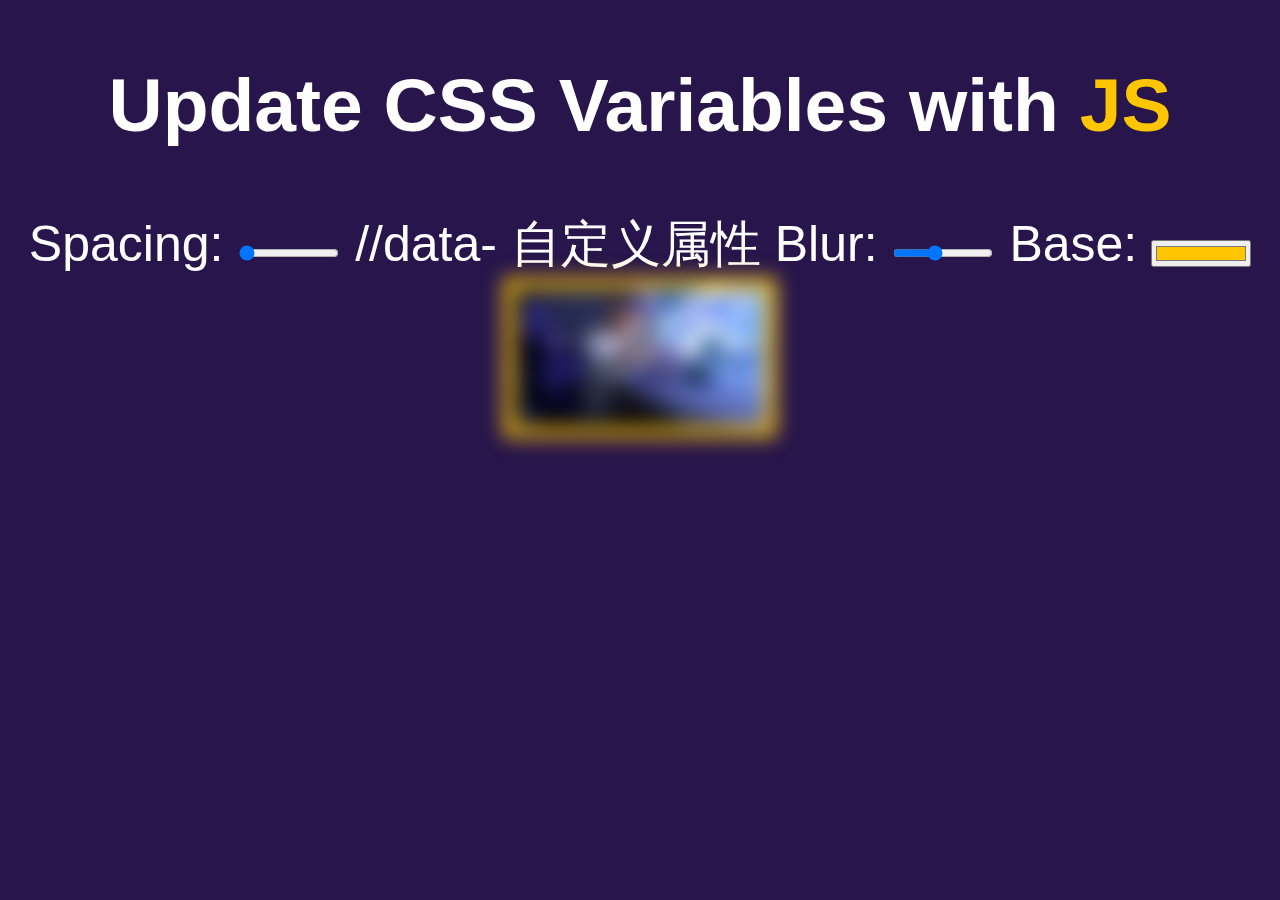
<file: cssVarible/index.html>
<!DOCTYPE html>
<html lang="en">
<head>
  <meta charset="UTF-8">
  <meta name="viewport" content="width=device-width, initial-scale=1.0">
  <title>Scoped CSS variables</title>
</head>
<body>
  <h2>Update CSS Variables with <span class="h1">JS</span></h2>
  <div class="controls">
    <label for="spacing">Spacing:</label>
    <input type="range" name="spacing" min="10" max="200" value="10" data-sizing="px"> //data- 自定义属性

    <label for="blur">Blur:</label>
    <input type="range" name="blur" min="0" max="25" value="10" data-sizing="px">

    <label for="base">Base:</label>
    <input type="color" name="base" value="#ffc600" >

    <img src="./BLK.png" alt="小特">
  </div>
</body>
    <style>
    :root {
      --base: #ffc600;
      --spacing: 10px;
      --blur: 10px;
    }

    img {
      display: block;
      margin:0 auto;
      width: 20%;
      height:10%;
      padding: var(--spacing);
      background: var(--base);
      filter: blur(var(--blur));
    }

    .h1 {
      color: var(--base);
    }

    /*
      misc styles, nothing to do with CSS variables
    */

    body {
      text-align: center;
    }

    body {
      background: #27154b;
      color: white;
      font-family: 'Arial', sans-serif;
      font-weight: 100;
      font-size: 50px;
    }

    .controls {
      margin-bottom: 50px;
    }

    input {
      width:100px;
    }
  </style>

  <script>
    const inputs = document.querySelectorAll(".controls input")
    function handleUpdate(){
      const suffix = this.dataset.sizing || ""  //拿单位
      document.documentElement.style.setProperty(`--${this.name}`,this.value+suffix)    //根文档元素
    }

    inputs.forEach(input=>input.addEventListener('change',handleUpdate))
    inputs.forEach(input=>input.addEventListener('mousemove',handleUpdate))
  </script>
</html>
</file>
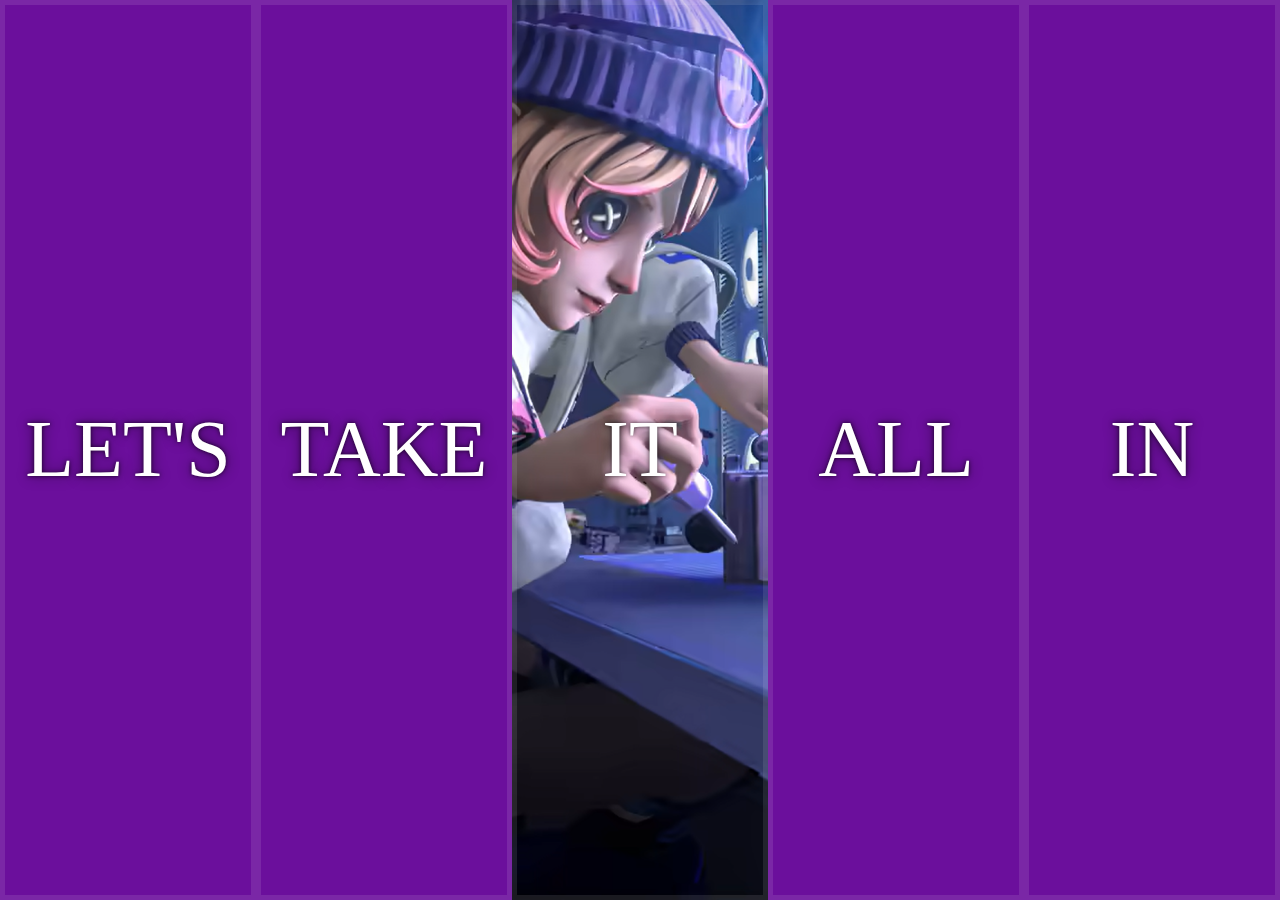
<file: FlexPanelGallrey/index.html>
<!DOCTYPE html>
<html lang="en">
<head>
  <meta charset="UTF-8">
  <meta name="viewport" content="width=device-width, initial-scale=1.0">
  <title>Flex Panels</title>
</head>
<body>
  <div class="panels">
    <div class="panel panel1">
      <p>Hey</p>
      <p>Let's</p>
      <p>Dance</p>
    </div>
    <div class="panel panel2">
      <p>Give</p>
      <p>Take</p>
      <p>Receive</p>
    </div>
    <div class="panel panel3">
      <p>Experience</p>
      <p>It</p>
      <p>Today</p>
    </div>
    <div class="panel panel4">
      <p>Give</p>
      <p>All</p>
      <p>You can</p>
    </div>
    <div class="panel panel5">
      <p>Life</p>
      <p>In</p>
      <p>Motion</p>
    </div>
  </div>
  
</body>
<style>
    html {
      box-sizing: border-box;
      background:#ffc600;
      font-family:'helvetica neue';
      font-size: 20px;
      font-weight: 200;
    }
    body {
      margin: 0;
    }
    *, *:before, *:after {
      box-sizing: inherit;
    }

    .panels {
      min-height:100vh;
      overflow: hidden;
      display: flex;
    }

    .panel {
      background:#6B0F9C;
      box-shadow:inset 0 0 0 5px rgba(255,255,255,0.1);
      color:white;
      text-align: center;
      align-items:center;
      /* Safari transitionend event.propertyName === flex */
      /* Chrome + FF transitionend event.propertyName === flex-grow */
      transition:
        font-size 0.7s cubic-bezier(0.61,-0.19, 0.7,-0.11),
        flex 0.7s cubic-bezier(0.61,-0.19, 0.7,-0.11),
        background 0.2s;
      font-size: 20px;
      background-size:cover;
      background-position:center;
      flex: 1;
      justify-content: center;
      display: flex;
      flex-direction: column;
    }
    .panel1 { background-image:url(https://source.unsplash.com/gYl-UtwNg_I/1500x1500); }
    .panel2 { background-image:url(https://source.unsplash.com/1CD3fd8kHnE/1500x1500); }
    .panel3 { background-image:url(./BLK.png); }
    .panel4 { background-image:url(https://source.unsplash.com/ITjiVXcwVng/1500x1500); }
    .panel5 { background-image:url(https://source.unsplash.com/3MNzGlQM7qs/1500x1500); }

    /* Flex Items */
    .panel > * {          /*处理文字*/
      margin:0;
      width: 100%;
      transition:transform 0.5s;
      flex: 1 0 auto;
      display:flex;
      justify-content: center;
      align-items: center;
    }

    .panel > *:first-child { transform: translateY(-100%); }
    .panel.open-active > *:first-child { transform: translateY(0); }
    .panel > *:last-child { transform: translateY(100%); }
    .panel.open-active > *:last-child { transform: translateY(0); }

    .panel p {
      text-transform: uppercase;
      font-family: 'Amatic SC', cursive;
      text-shadow:0 0 4px rgba(0, 0, 0, 0.72), 0 0 14px rgba(0, 0, 0, 0.45);
      font-size: 2em;
    }
    .panel p:nth-child(2) {
      font-size: 4em;
    }

    .panel.open {
      flex: 5;
      font-size:40px;
    }

    .cta {
      color:white;
      text-decoration: none;
    }

</style>

<script>
  const panels=document.querySelectorAll('.panel')
  function toggleOpen(){
    this.classList.toggle('open'); //切换类名
  }
  function toggleActive(e){
    if(e.propertyName.includes('flex')){   //只关心flex属性的变化 不关心font-size
      this.classList.toggle('open-active');
    }
  }
  panels.forEach(panel=>panel.addEventListener('click',toggleOpen));
  panels.forEach(panel=>panel.addEventListener('transitionend',toggleActive));
</script>
</html>
</file>
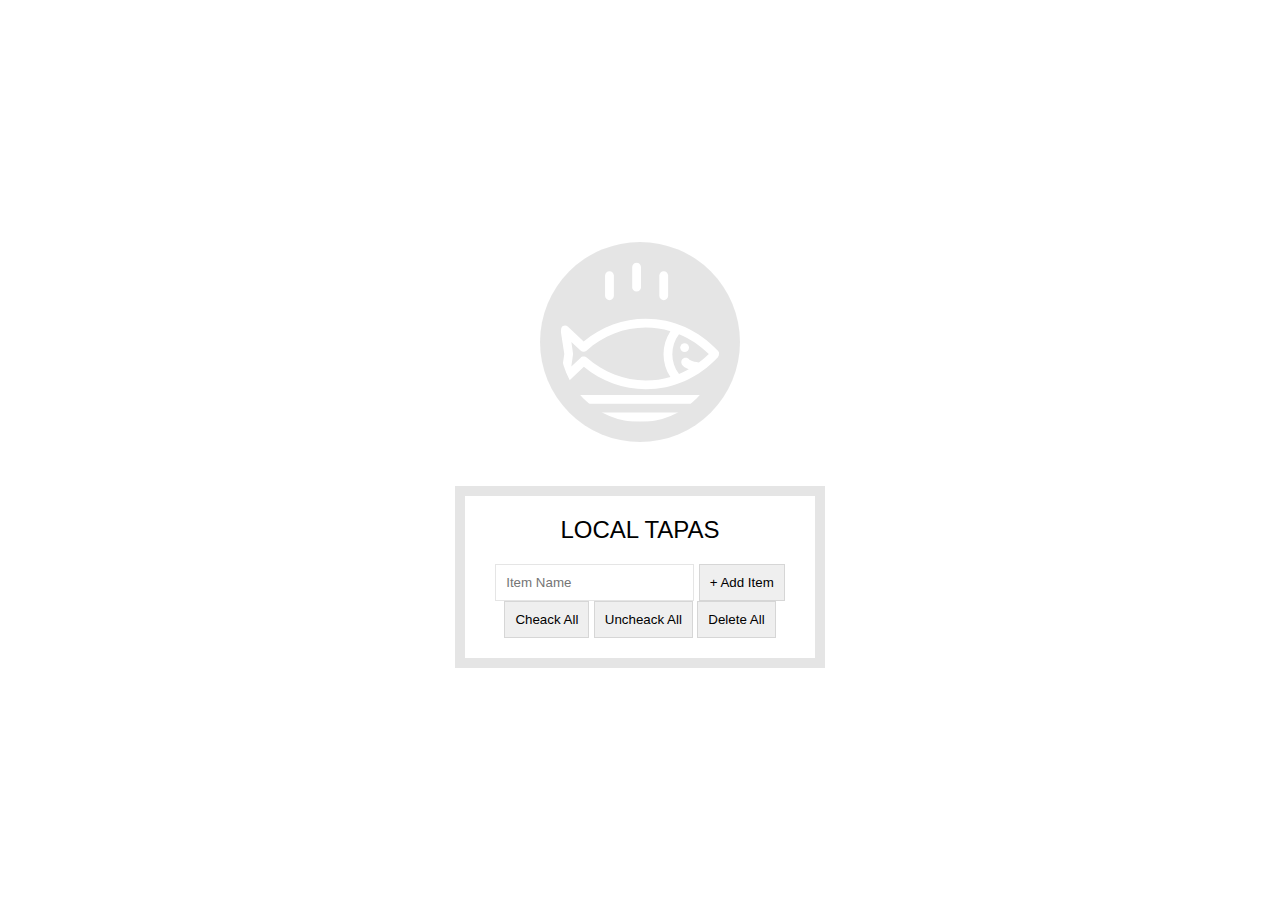
<file: localStorage/index.html>
<!DOCTYPE html>
<html lang="en">
<head>
  <meta charset="UTF-8">
  <title>LocalStorage</title>
  <link rel="stylesheet" href="style.css">
</head>
<body>
  <!--
      Fish SVG Cred:
      https://thenounproject.com/search/?q=fish&i=589236
   -->

   <svg xmlns="http://www.w3.org/2000/svg" xmlns:xlink="http://www.w3.org/1999/xlink" version="1.1" x="0px" y="0px" viewBox="0 0 512 512" enable-background="new 0 0 512 512" xml:space="preserve"><g><path d="M495.9,425.3H16.1c-5.2,0-10.1,2.9-12.5,7.6c-2.4,4.7-2.1,10.3,0.9,14.6l39,56.4c2.6,3.8,7,6.1,11.6,6.1h401.7   c4.6,0,9-2.3,11.6-6.1l39-56.4c3-4.3,3.3-9.9,0.9-14.6C506,428.2,501.1,425.3,495.9,425.3z M449.4,481.8H62.6L43,453.6H469   L449.4,481.8z"/><path d="M158.3,122c7.8,0,14.1-6.3,14.1-14.1V43.4c0-7.8-6.3-14.1-14.1-14.1c-7.8,0-14.1,6.3-14.1,14.1v64.5   C144.2,115.7,150.5,122,158.3,122z"/><path d="M245.1,94.7c7.8,0,14.1-6.3,14.1-14.1V16.1c0-7.8-6.3-14.1-14.1-14.1C237.3,2,231,8.3,231,16.1v64.5   C231,88.4,237.3,94.7,245.1,94.7z"/><path d="M331.9,122c7.8,0,14.1-6.3,14.1-14.1V43.4c0-7.8-6.3-14.1-14.1-14.1s-14.1,6.3-14.1,14.1v64.5   C317.8,115.7,324.1,122,331.9,122z"/><path d="M9.6,385.2c5.3,2.8,11.8,1.9,16.2-2.2l50.6-47.7c56.7,46.5,126.6,71.9,198.3,71.9c0,0,0,0,0,0   c87.5,0,169.7-36.6,231.4-103.2c5-5.4,5-13.8,0-19.2c-61.8-66.5-144-103.2-231.4-103.2c-72,0-142.2,25.6-199,72.5l-50-47.1   c-4.4-4.1-10.9-5-16.2-2.2c-5.3,2.8-8.3,8.7-7.4,14.6l11.6,75L2.2,370.6C1.3,376.5,4.2,382.4,9.6,385.2z M380.9,230.8   c34.9,14.3,67.2,35.7,95.3,63.6c-10.1,10-20.8,19.2-31.9,27.5c-22.4-3.3-29.6-8.8-30.7-9.7c-4-5.7-11.8-7.7-18.1-4.4   c-6.9,3.6-9.5,12.2-5.9,19.1c1.9,3.5,7.3,10.3,22.4,16c-10.1,5.7-20.5,10.7-31.1,15.1C352.4,320.2,352.4,268.6,380.9,230.8z    M36.3,255.6l29.4,27.7c5.3,5,13.6,5.1,19.1,0.3c53.2-47.6,120.7-73.7,190-73.7c26.9,0,53.2,3.9,78.5,11.3   c-29.3,44.6-29.3,102,0,146.6c-25.3,7.4-51.6,11.3-78.5,11.3c-69,0-136.3-26-189.4-73.2c-2.7-2.4-13.4-6.3-19.1,0.3l-30.1,28.3   l5.7-40C42.2,293,36.3,255.6,36.3,255.6z"/><circle cx="398.8" cy="273.8" r="14.1"/></g></svg>

  <div class="wrapper">
    <h2>LOCAL TAPAS</h2>
    <p></p>
    <ul class="plates">
      <li>Loading Tapas...</li>
    </ul>
    <form class="add-items">
      <input type="text" name="item" placeholder="Item Name" required>
      <input type="submit" value="+ Add Item">
      <input class="check-all" type="button" value="Cheack All">
      <input class="uncheck-all" type="button" value="Uncheack All">
      <input class="delete-all" type="button" value="Delete All">
    </form>
  </div>

<script>
  const addItems = document.querySelector('.add-items');
  const itemsList = document.querySelector('.plates');
  const items = JSON.parse(localStorage.getItem("items"))||[];

  const populateList=(plates=[],platesList)=>{
    platesList.innerHTML=plates.map((plate,i)=>{
      return`
      <li>
        <input type="checkbox" data-index=${i} id="item${i}" ${plate.done?"checked":""}>
        <label for="item${i}">${plate.text}</label>
        </li>
      `
    }).join("")
  }

  function addItem(e){
    e.preventDefault()
    const text=this.querySelector('[name=item]').value
    const item={
      text:text,
      done:false
    }
    items.push(item)
    localStorage.setItem("items",JSON.stringify(items))
    populateList(items,itemsList)
    this.reset()
  }

  const toggleDone=e=>{
    if(!e.target.matches("input"))return
    const el=e.target
    const index=el.dataset.index
    items[index].done=!items[index].done
    localStorage.setItem("items",JSON.stringify(items))
    populateList(items,itemsList)
  }

  addItems.addEventListener("submit",addItem)
  itemsList.addEventListener("click",toggleDone)
  populateList(items,itemsList)

  const checkAllBtn=document.querySelector(".check-all")
  const unCheckAllBtn=document.querySelector(".uncheck-all")    
  const deleteAllBtn=document.querySelector(".delete-all")

  checkAllBtn.addEventListener("click",()=>{
    items.forEach(item=>item.done=true)
    localStorage.setItem("items",JSON.stringify(items))
    populateList(items,itemsList)
  })

    unCheckAllBtn.addEventListener('click', () => {
  	items.forEach(item => {
  		item.done = false;
  	});
  	populateList(items, itemsList);
    localStorage.setItem('items', JSON.stringify(items));
  });  
	
  deleteAllBtn.addEventListener('click', () => {
  	items.splice(0, items.length); // 清空数组内容
  	populateList(items, itemsList);
   	localStorage.setItem('items', JSON.stringify(items));
  });
</script>

</body>
</html>
</file>
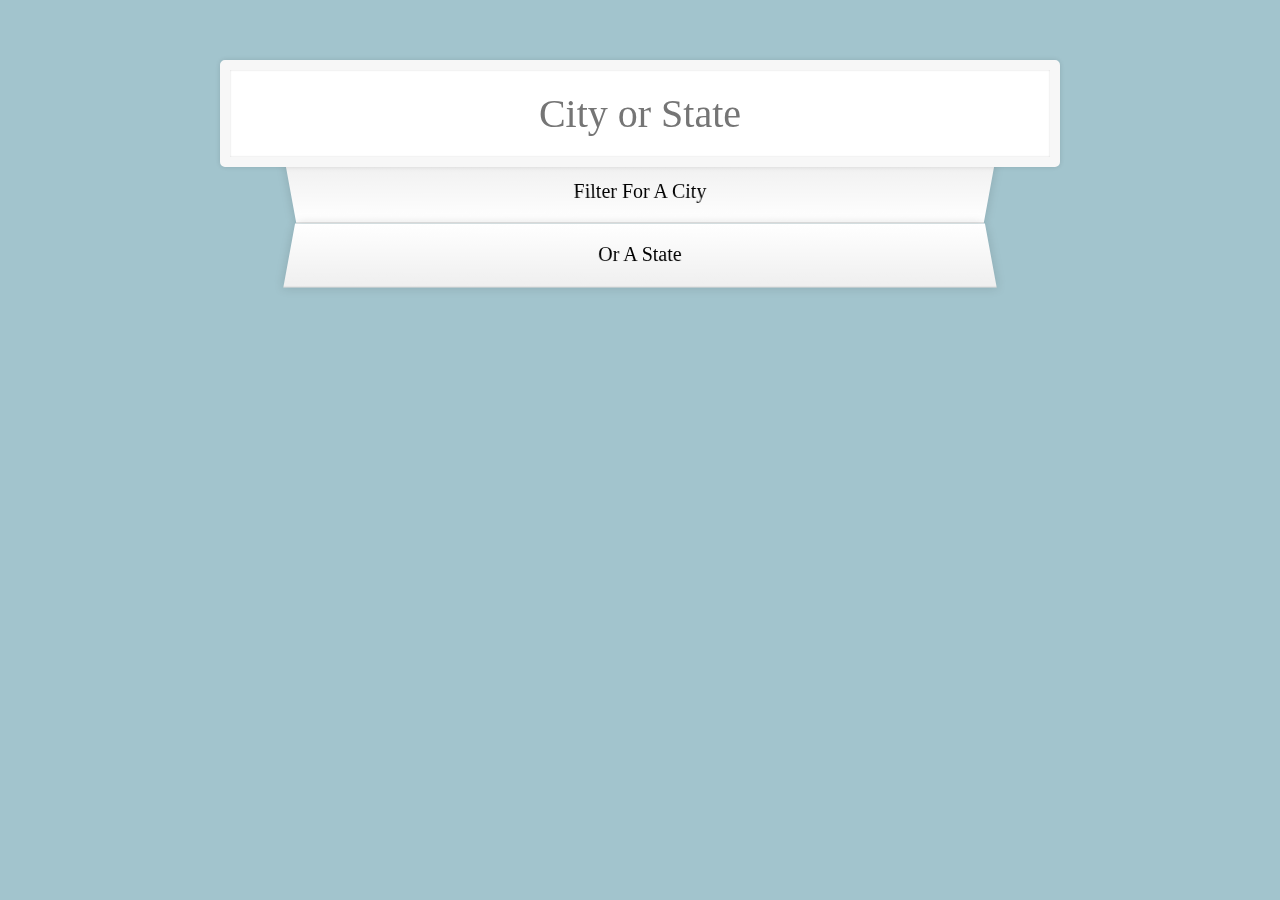
<file: typeCity/index.html>
<!DOCTYPE html>
<html lang="en">
<head>
  <meta charset="UTF-8">
  <meta name="viewport" content="width=device-width, initial-scale=1.0">
  <title>Type Ahead</title>
  <link rel="stylesheet" href="style.css">
</head>
<body>
  <form class="search-form">
    <input type="text" class="search" placeholder="City or State">
    <ul class="suggestions">
      <li>Filter for a city</li>
      <li>or a state</li>
    </ul>
  </form>

  <script>
const endpoint = 'https://gist.githubusercontent.com/Miserlou/c5cd8364bf9b2420bb29/raw/2bf258763cdddd704f8ffd3ea9a3e81d25e2c6f6/cities.json';
// 1. 修正 document 拼写错误
const searchInput = document.querySelector(".search");
const suggestions = document.querySelector(".suggestions");
const cities = [];

fetch(endpoint)
  .then(blob => blob.json())
  .then(data => cities.push(...data));

// 3. 修正变量名和属性名错误，以及函数体闭合
const findMatches = (wordToMatch, cities) => {
  return cities.filter(place => { // 修正 palce 为 place
    const regex = new RegExp(wordToMatch, "gi");
    // 修正对象属性访问
    return place.city.match(regex) || place.state.match(regex);
  });
};

// 4. 统一函数名
const numberWithCommas = (x) => {
  // 简化和修正正则表达式语法 (原正则表达式中的圆括号过多)
  return x.toString().replace(/\B(?=(\d{3})+(?!\d))/g, ",");
};

// 5. 修正 this.value 引用，并移除多余的包裹层
const displayMatches = () => {
  const matchArray = findMatches(searchInput.value, cities); // 使用 searchInput.value
  const html = matchArray.map(place => {
    const regex = new RegExp(searchInput.value, "gi"); // 使用 searchInput.value
    
    // 替换匹配项并高亮
    const cityName = place.city.replace(regex, `<span class="hl">${searchInput.value}</span>`);
    const stateName = place.state.replace(regex, `<span class="hl">${searchInput.value}</span>`);
    
    return `
      <li>
        <span class="name">${cityName}, ${stateName}</span>
        <span class="population">${numberWithCommas(place.population)}</span>
      </li>
    `;
  }).join('');
  suggestions.innerHTML = html;
};

// 确保事件监听器定义在所有函数和变量之后
searchInput.addEventListener("change", displayMatches);
searchInput.addEventListener("keyup", displayMatches);
  </script>
</body>
</html>
</file>
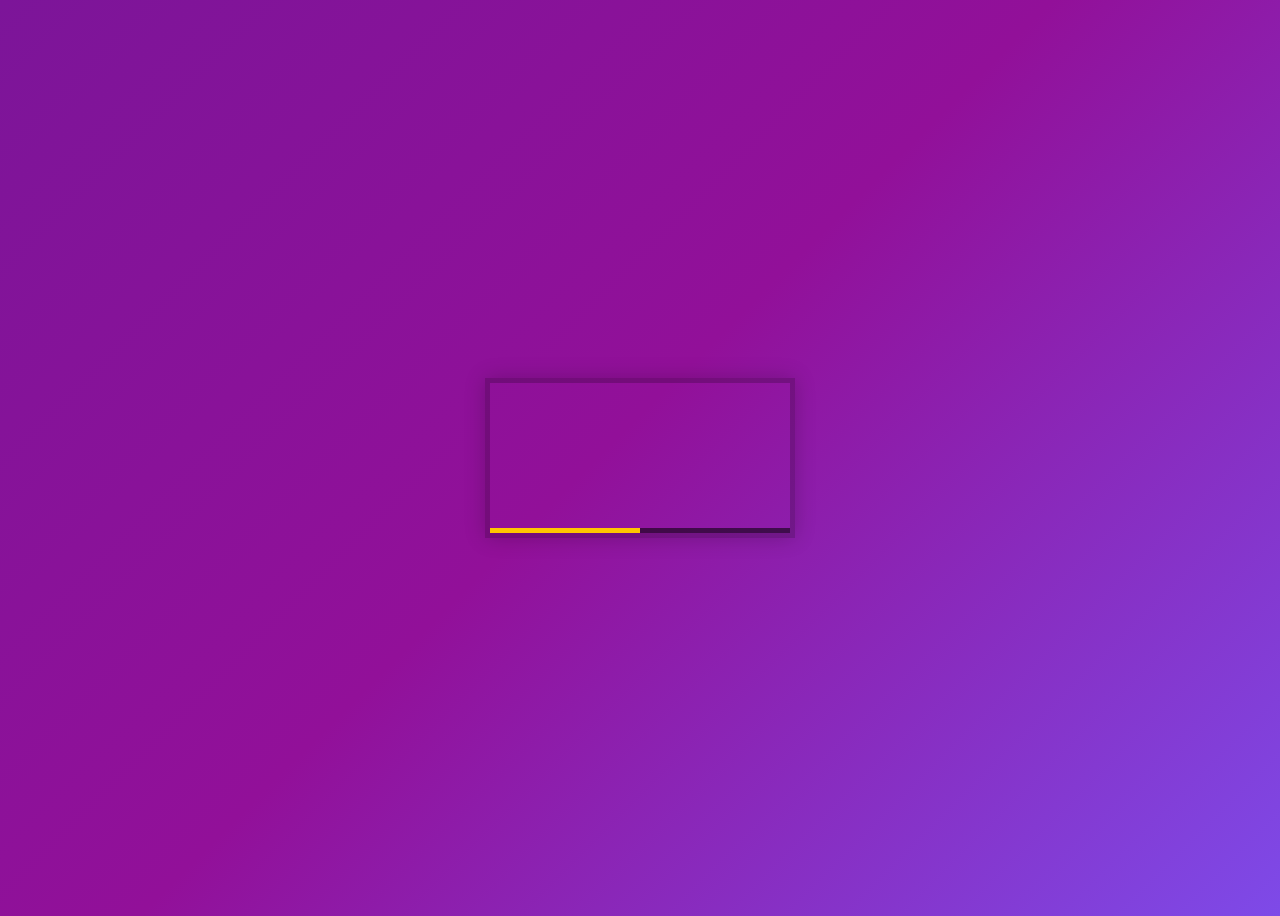
<file: videoPlayer/index.html>
<!DOCTYPE html>
<html lang="en">
<head>
  <meta charset="UTF-8">
  <title>HTML Video Player</title>
  <link rel="stylesheet" href="style.css">
</head>
<body>

   <div class="player">
     <video class="player__video viewer" src="https://player.vimeo.com/external/194837908.sd.mp4?s=c350076905b78c67f74d7ee39fdb4fef01d12420&profile_id=164"></video>

     <div class="player__controls">
       <div class="progress">
        <div class="progress__filled"></div>
       </div>
       <button class="player__button toggle" title="Toggle Play">►</button>
       <input type="range" name="volume" class="player__slider" min=0 max="1" step="0.05" value="1">
       <input type="range" name="playbackRate" class="player__slider" min="0.5" max="2" step="0.1" value="1">
       <button data-skip="-10" class="player__button">« 10s</button>
       <button data-skip="25" class="player__button">25s »</button>
     </div>
   </div>

  <script>
    const player=document.querySelector('.player')
    const video=player.querySelector('.viewer')
    const progress=player.querySelector(".progress")
    const progressBar=player.querySelector('.progress__filled')
    const toggle=player.querySelector('.toggle')
    const skipButtons=player.querySelectorAll('[data-skip]')
    const ranges=player.querySelectorAll('.player__slider') 

    function togglePlay(){
      const method = video.paused?'play':'pause'
      video[method]()
    }

    function updateButton(){
      const icon=this.paused?'►':'❚ ❚'
      toggle.textContent=icon
    }

    function skip(){
      video.currentTime+=parseFloat(this.dataset.skip)  //转换为浮点数
    }

    function handleRangeUpdate(){
      video[this.name]=this.value
    }

    function handleProgress(){
      const percent=(video.currentTime/video.duration)*100
      progressBar.style.flexBasis=`${percent}%`
    }

    function scrub(e){
      const scrubTime=(e.offsetX/progress.offsetWidth)*video.duration
      video.currentTime=scrubTime
    }

    video.addEventListener('click',togglePlay)
    video.addEventListener('play',updateButton)
    video.addEventListener('pause',updateButton)
    video.addEventListener('timeupdate',handleProgress)
    toggle.addEventListener('click',togglePlay)
    skipButtons.forEach(button=>button.addEventListener('click',skip))
    ranges.forEach(range=>range.addEventListener('change',handleRangeUpdate))
    ranges.forEach(range=>range.addEventListener('mousemove',handleRangeUpdate))

    let mousedown=false
    progress.addEventListener('click',scrub)
    progress.addEventListener('mousemove',(e)=>mousedown&&scrub(e))
    progress.addEventListener('mousedown',()=>mousedown=true) 
    progress.addEventListener('mouseup',()=>mousedown=false)

  </script>
</body>
</html>
</file>
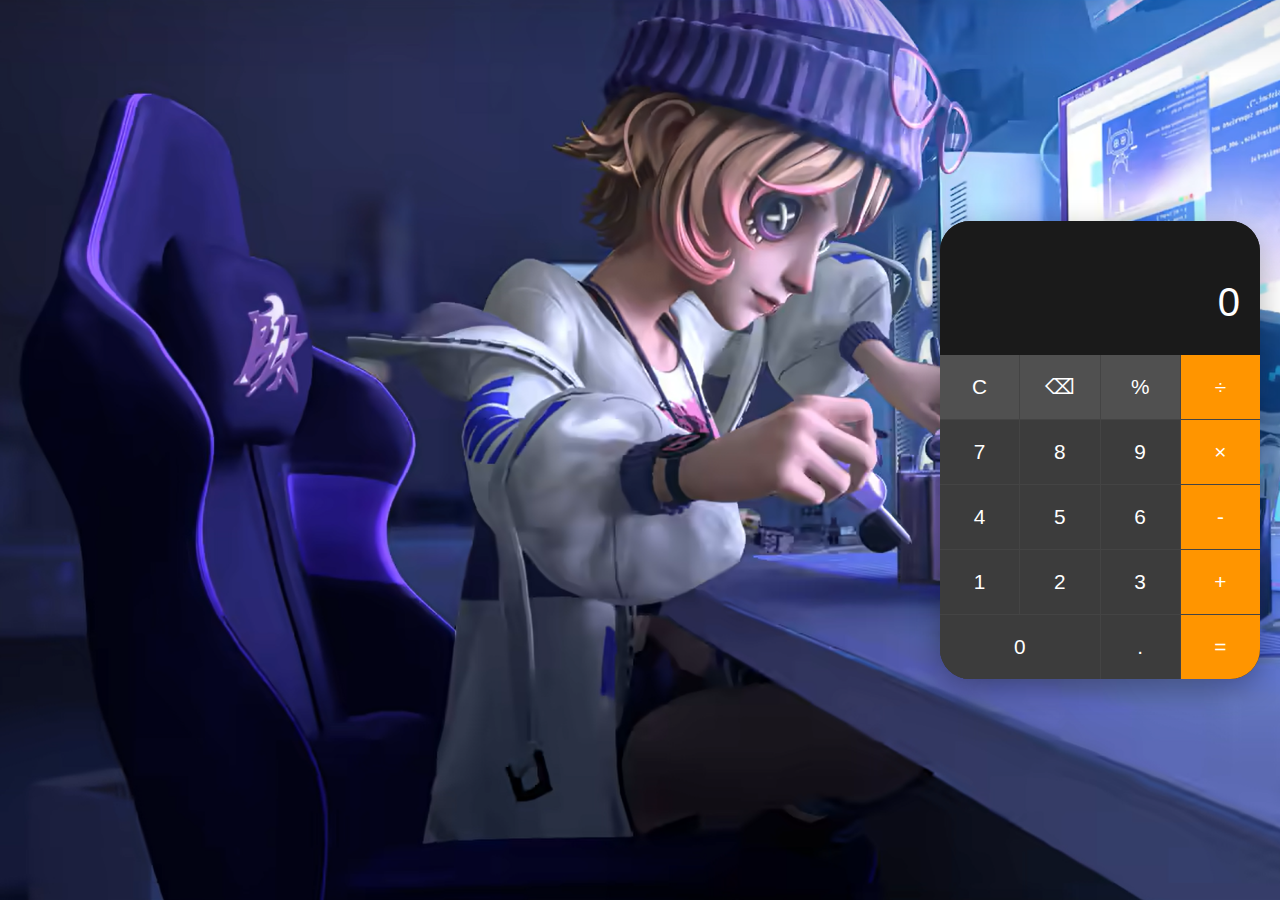
<file: calculate/calculate.html>
<!DOCTYPE html>
<html lang="zh-CN">
<head>
    <meta charset="UTF-8">
    <meta name="viewport" content="width=device-width, initial-scale=1.0">
    <title>简易计算器</title>
    <style>
        * {
            margin: 0;
            padding: 0;
            box-sizing: border-box;
            font-family: 'Segoe UI', Arial, sans-serif;
        }
        
        body {
            display: flex;
            justify-content: end;
            align-items: center;
            min-height: 100vh;
            background:  url(./BLK.png);
            background-size:cover;
            padding: 20px;
        }
        
        .calculator {
            width: 100%;
            max-width: 320px;
            background-color: #2c2c2c;
            border-radius: 30px;
            box-shadow: 0 10px 30px rgba(0, 0, 0, 0.3);
            overflow: hidden; /* 防止其他元素的方角露出 */
        }
        
        .display {
            background-color: #1a1a1a;
            padding: 30px 20px;
            text-align: right;
            color: white;
            min-height: 120px;
            display: flex;
            flex-direction: column;
            justify-content: flex-end;
        }
        
        .previous-operand {
            font-size: 1.2rem;
            color: #aaa;
            min-height: 24px;
            overflow: hidden;
            text-overflow: ellipsis;      
            /* 省略号显示 */
        }
        
        .current-operand {
            font-size: 2.5rem;
            font-weight: 300;
            margin-top: 5px;
            overflow: hidden;
            text-overflow: ellipsis;
        }
        
        .buttons-grid {
            display: grid;
            grid-template-columns: repeat(4, 1fr);
            gap: 1px;
            background-color: #444;
        }
        
        button {
            border: none;
            background-color: #3c3c3c;
            color: white;
            font-size: 1.3rem;
            padding: 20px 0;
            cursor: pointer;
            transition: background-color 0.2s;
        }
        
        button:hover {
            background-color: #4a4a4a;
        }
        
        button:active {
            background-color: #555;
        }
        
        .operator {
            background-color: #ff9500;
        }
        
        .operator:hover {
            background-color: #ffaa33;
        }
        
        .operator:active {
            background-color: #ffbb55;
        }
        
        .equals {
            background-color: #ff9500;
            /* grid-column: span 2; */
        }
        
        .zero {
            grid-column: span 2;
        }
        
        .function {
            background-color: #505050;
        }
        
        .function:hover {
            background-color: #606060;
        }
        
        .function:active {
            background-color: #707070;
        }
        
        @media (max-width: 350px) {
            .calculator {
                max-width: 280px;
            }
            
            button {
                padding: 15px 0;
                font-size: 1.1rem;
            }
            
            .current-operand {
                font-size: 2rem;
            }
        }
    </style>
</head>
<body>
    <div class="calculator">
        <div class="display">
            <div class="previous-operand"></div>
            <div class="current-operand">0</div>
        </div>
        <div class="buttons-grid">
            <button class="function" data-action="clear">C</button>
            <button class="function" data-action="delete">⌫</button>
            <button class="function" data-action="percentage">%</button>
            <button class="operator" data-operation="÷">÷</button>
            
            <button data-number="7">7</button>
            <button data-number="8">8</button>
            <button data-number="9">9</button>
            <button class="operator" data-operation="×">×</button>
            
            <button data-number="4">4</button>
            <button data-number="5">5</button>
            <button data-number="6">6</button>
            <button class="operator" data-operation="-">-</button>
            
            <button data-number="1">1</button>
            <button data-number="2">2</button>
            <button data-number="3">3</button>
            <button class="operator" data-operation="+">+</button>
            
            <button class="zero" data-number="0">0</button>
            <button data-number=".">.</button>
            <button class="equals" data-action="equals">=</button>
        </div>
    </div>

    <script>
        class Calculator {
            constructor(previousOperandElement, currentOperandElement) {
                this.previousOperandElement = previousOperandElement;
                this.currentOperandElement = currentOperandElement;
                this.clear();
            }
            
            clear() {
                this.currentOperand = '0';
                this.previousOperand = '';
                this.operation = undefined;
                this.isNewCalculation = true;
            }
            
            delete() {
                if (this.currentOperand.length === 1) {
                    this.currentOperand = '0';
                } else {
                    this.currentOperand = this.currentOperand.toString().slice(0, -1);
                }
            }
            
            appendNumber(number) {
                if (this.isNewCalculation) {
                    this.currentOperand = '';
                    this.isNewCalculation = false;
                }                                   //更新isNewCalculation状态
                
                if (number === '.' && this.currentOperand.includes('.')) return;  //防止多次添加小数点
                
                if (this.currentOperand === '' && number === '.') {         
                    return this.currentOperand = '0.';   //处理以小数点开头的情况
                } else {
                    this.currentOperand = this.currentOperand.toString() + number.toString();  //正常加数字
                }
            }
            
            chooseOperation(operation) {
                if (this.currentOperand === '') return;
                
                if (this.previousOperand !== '') {
                    this.compute();
                }
                
                this.operation = operation;
                this.previousOperand = this.currentOperand;
                this.currentOperand = '';
            }
            
            compute() {
                let computation;
                const prev = parseFloat(this.previousOperand);
                const current = parseFloat(this.currentOperand);
                
                if (isNaN(prev) || isNaN(current)) return;
                
                switch (this.operation) {
                    case '+':
                        computation = prev + current;
                        break;
                    case '-':
                        computation = prev - current;
                        break;
                    case '×':
                        computation = prev * current;
                        break;
                    case '÷':
                        if (current === 0) {
                            alert("错误：不能除以零！");
                            this.clear();
                            return;
                        }
                        computation = prev / current;
                        break;
                    default:
                        return;
                }
                
                this.currentOperand = computation.toString();
                this.operation = undefined;
                this.previousOperand = '';
                this.isNewCalculation = true;
            }
            
            getPercentage() {
                if (this.currentOperand === '') return;
                this.currentOperand = (parseFloat(this.currentOperand) / 100).toString();
            }
            
            getDisplayNumber(number) {
                const stringNumber = number.toString();
                const integerDigits = parseFloat(stringNumber.split('.')[0]);
                const decimalDigits = stringNumber.split('.')[1];
                
                let integerDisplay;
                if (isNaN(integerDigits)) {
                    integerDisplay = '';
                } else {
                    integerDisplay = integerDigits.toLocaleString('zh-CN', {
                        maximumFractionDigits: 0
                    });
                }
                
                if (decimalDigits != null) {
                    return `${integerDisplay}.${decimalDigits}`;
                } else {
                    return integerDisplay;
                }
            }
            
            updateDisplay() {
                this.currentOperandElement.innerText = this.getDisplayNumber(this.currentOperand);
                
                if (this.operation != null) {
                    this.previousOperandElement.innerText = 
                        `${this.getDisplayNumber(this.previousOperand)} ${this.operation}`;
                } else {
                    this.previousOperandElement.innerText = '';
                }
            }
        }
        
        // 初始化计算器
        const previousOperandElement = document.querySelector('.previous-operand');
        const currentOperandElement = document.querySelector('.current-operand');
        
        const calculator = new Calculator(previousOperandElement, currentOperandElement);
        
        // 添加按钮事件监听
        document.querySelectorAll('[data-number]').forEach(button => {      //监听属性[data-number]
            button.addEventListener('click', () => {
                calculator.appendNumber(button.getAttribute('data-number'));        //获取属性
                calculator.updateDisplay();
            });
        });
        
        document.querySelectorAll('[data-operation]').forEach(button => {
            button.addEventListener('click', () => {
                calculator.chooseOperation(button.getAttribute('data-operation'));
                calculator.updateDisplay();
            });
        });
        
        document.querySelector('[data-action="equals"]').addEventListener('click', () => {
            calculator.compute();
            calculator.updateDisplay();
        });
        
        document.querySelector('[data-action="clear"]').addEventListener('click', () => {
            calculator.clear();
            calculator.updateDisplay();
        });
        
        document.querySelector('[data-action="delete"]').addEventListener('click', () => {
            calculator.delete();
            calculator.updateDisplay();
        });
        
        document.querySelector('[data-action="percentage"]').addEventListener('click', () => {
            calculator.getPercentage();
            calculator.updateDisplay();
        });
        
        // 添加键盘支持
        // document.addEventListener('keydown', (event) => {
        //     if (event.key >= '0' && event.key <= '9') {
        //         calculator.appendNumber(event.key);
        //         calculator.updateDisplay();
        //     } else if (event.key === '.') {
        //         calculator.appendNumber('.');
        //         calculator.updateDisplay();
        //     } else if (event.key === '+' || event.key === '-' || event.key === '*' || event.key === '/') {
        //         let operation = event.key;
        //         if (operation === '*') operation = '×';
        //         if (operation === '/') operation = '÷';
        //         calculator.chooseOperation(operation);
        //         calculator.updateDisplay();
        //     } else if (event.key === 'Enter' || event.key === '=') {
        //         calculator.compute();
        //         calculator.updateDisplay();
        //     } else if (event.key === 'Escape') {
        //         calculator.clear();
        //         calculator.updateDisplay();
        //     } else if (event.key === 'Backspace') {
        //         calculator.delete();
        //         calculator.updateDisplay();
        //     } else if (event.key === '%') {
        //         calculator.getPercentage();
        //         calculator.updateDisplay();
        //     }
        // });
    </script>
</body>
</html>
</file>
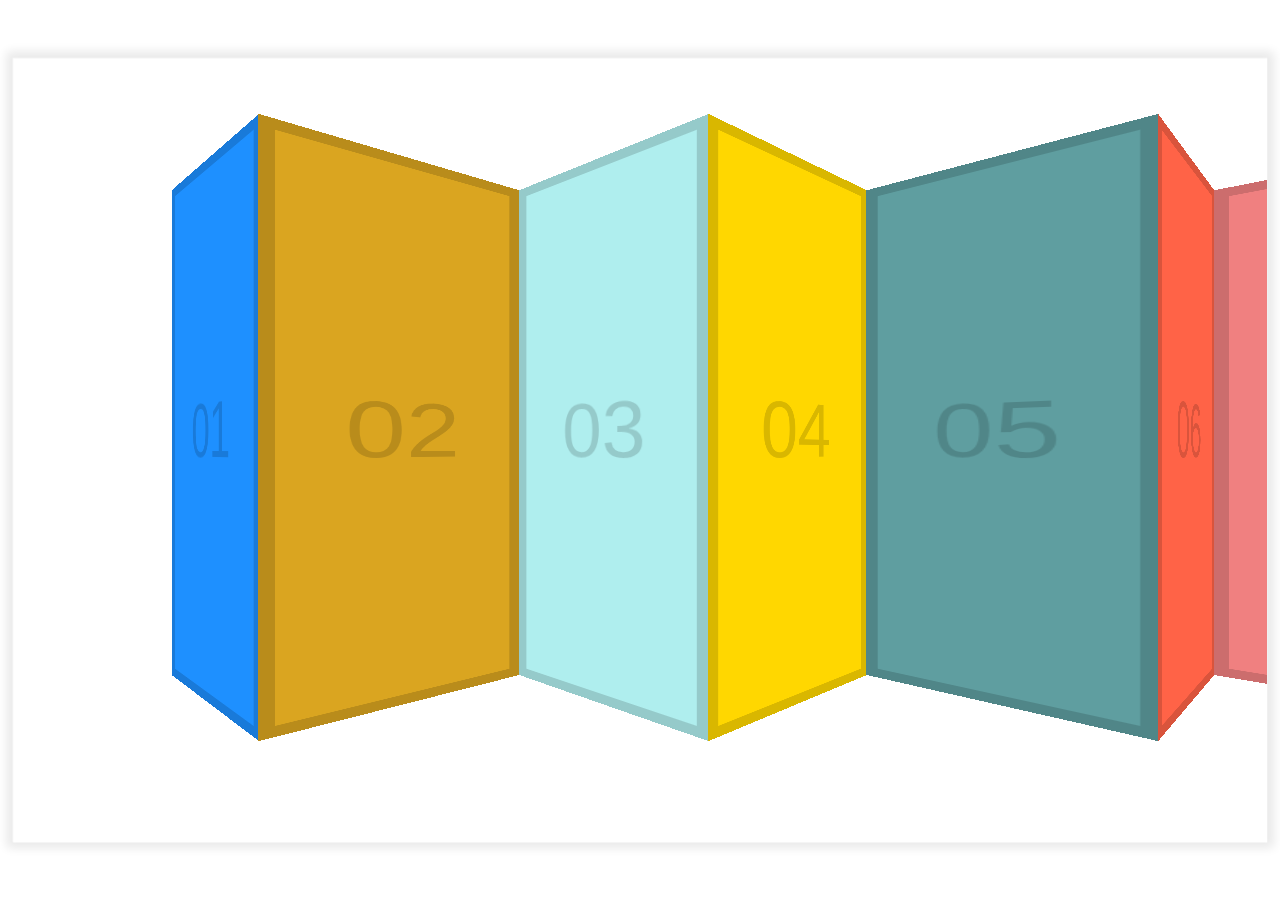
<file: clickDrag/index-start.html>
<!DOCTYPE html>
<html lang="en">
<head>
  <meta charset="UTF-8">
  <title>Click and Drag</title>
  <link rel="stylesheet" href="style.css">
</head>
<body>
  <div class="items">
    <div class="item item1">01</div>
    <div class="item item2">02</div>
    <div class="item item3">03</div>
    <div class="item item4">04</div>
    <div class="item item5">05</div>
    <div class="item item6">06</div>
    <div class="item item7">07</div>
    <div class="item item8">08</div>
    <div class="item item9">09</div>
    <div class="item item10">10</div>
    <div class="item item11">11</div>
    <div class="item item12">12</div>
    <div class="item item13">13</div>
    <div class="item item14">14</div>
    <div class="item item15">15</div>
    <div class="item item16">16</div>
    <div class="item item17">17</div>
    <div class="item item18">18</div>
    <div class="item item19">19</div>
    <div class="item item20">20</div>
    <div class="item item21">21</div>
    <div class="item item22">22</div>
    <div class="item item23">23</div>
    <div class="item item24">24</div>
    <div class="item item25">25</div>
  </div>

<script>
  const slider = document.querySelector(".items")
  let isMouseDown = false
  let startX
  let scrollLeft
  slider.addEventListener("mousedown",(e)=>{
    isMouseDown = true
    slider.classList.add("active")
    startX=e.pageX-slider.offsetLeft
    scrollLeft=slider.scrollLeft            //滚动条 和内容移动位置相反
  })

  slider.addEventListener("mouseup",(e)=>{
    isMouseDown=false
    slider.classList.remove("active")
  })

  slider.addEventListener("mousemove",(e)=>{
    if(!isMouseDown)return
    e.preventDefault()
    const x=e.pageX-slider.offsetLeft
    const walk=(x-startX)*3
    slider.scrollLeft=scrollLeft-walk
  })
</script>

  </body>
</html>
</file>
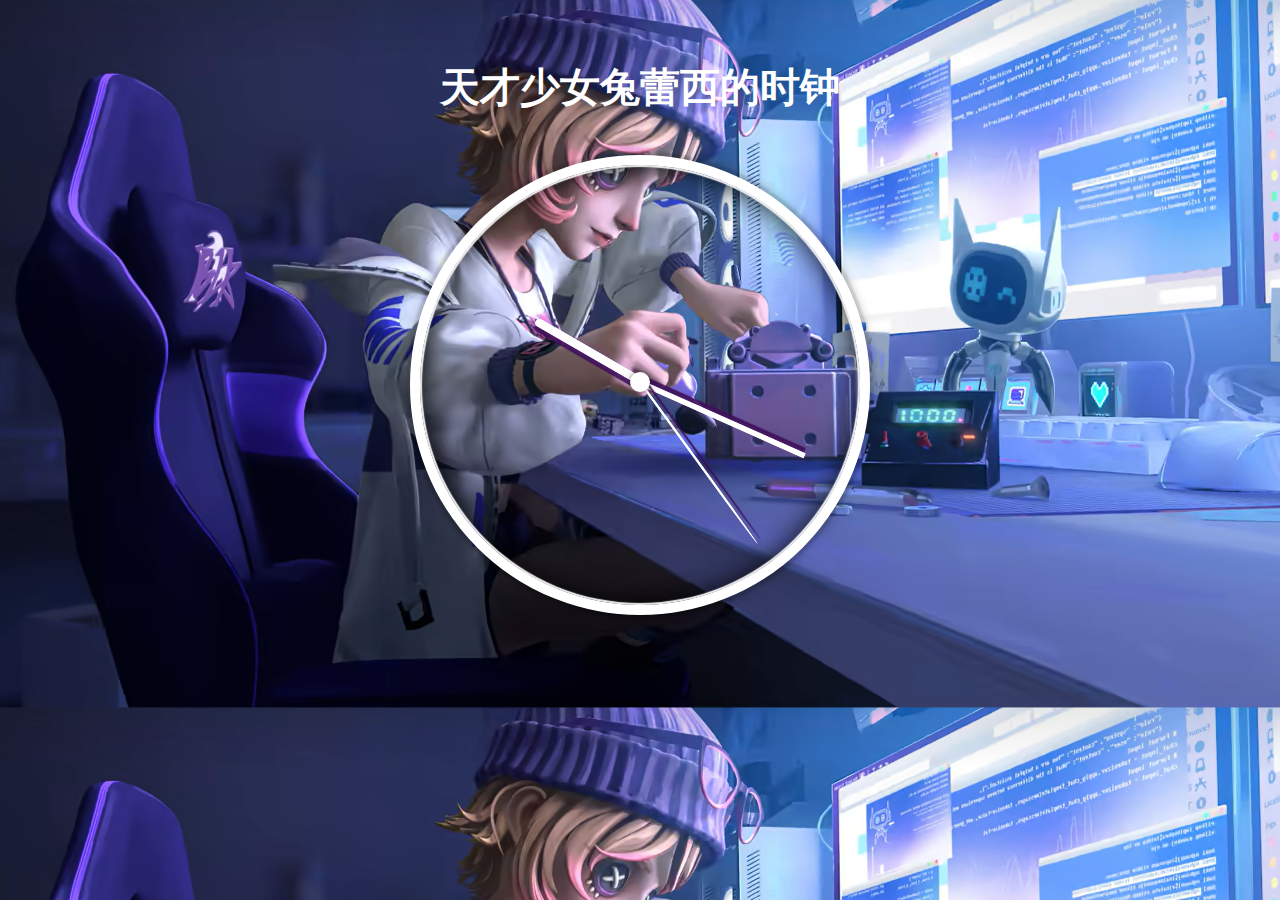
<file: clock/clock.html>
<!DOCTYPE html>
<html lang="en">
<head>
  <meta charset="UTF-8">
  <meta name="viewport" content="width=device-width, initial-scale=1.0">
  <title>CSS clock</title>
</head>
<body>
  <div class="title">天才少女兔蕾西的时钟</div>
  <div class="clock"> 
    <div class="clock-face">
      <div class="hour hand"></div>
      <div class="min hand"></div>
      <div class="second hand"></div>
    </div>
  </div>

  <style>
    html{
      background:  url(./BLK.png);
      background-size:cover;
      text-align: center;
      font-size: 20px;
    }

    .title{
      color: white;
      margin-top:60px;
      font-weight: bold;
      font-size: 40px;
    }

    .clock{
      width: 400px;
      height: 400px;
      border: 10px solid white;
      border-radius: 50%;
      margin: 40px auto;
      position: relative;
      padding: 20px;
      box-shadow:
        0 0 2px 4px rgba(0,0,0,0.1),
        inset 0 0 1px 2px #EFEFEF,
        inset 0 0 30px black,
        0 0 10px 3px rgba(0,0,0,0.2);
    }

    .clock-face{
      position: relative;
      width: 100%;
      height: 100%;
      transform: translateY(-3px); /* account for the height of the clock hands */
    }

    .hand{
      width:50%;
      height:6px;
      background: white;
      position: absolute;
      top: 50%;
      right: 50% ;
      box-shadow:
                0 0 0 .1px #fff,
                0 0 0 1px rgba(126, 104, 147, 0.1),
                0 0 8px rgba(136, 72, 185, 0.4),
                2px 5px 1px rgba(57, 12, 81, 0.911);
      transform-origin: 100% 50%; 
      transform: rotate(90deg);
      transition: all 0.05s;
      transition-timing-function: cubic-bezier(0.1, 2.7, 0.58, 1);  
    }

    .clock-face:after {
        width: 1em;
        height: 1em;
        left: 50%;
        top: 50%;
        position: absolute;
        display: block;
        content: '';       
        background-color: #ffffff;
        border-radius: 50%;
        box-shadow:
                0 0 0 2px rgba(0,0,0,0.1),
                0 0 10px rgba(0,0,0,0.2);
        transform: translate(-50%, -50%);
    }    

    .hour {
        width: 30%;
        height:8px;
        margin-top: -5px;
        border-bottom-left-radius: .5em;
        border-top-left-radius: .5em;
        transition: all 0.5s;
    }

    .min {
        width: 45%;
        height:5px;
        margin-top: -2.5px;
        transition: all .1s cubic-bezier(0.9, 0.54, 0.26, 1.68);
    }

    .second {
        height: 2px;
        margin-top: -1px;
        border-bottom-left-radius: 100%;
        border-top-left-radius: 100%;
        transition: all .05s cubic-bezier(0.9, 0.54, 0.26, 1.68);
    }    

    /* body{
      font-size: 2rem;
      display: flex;
      flex: 1;
      min-height: 100vh;
      align-items: center;
    } */
  </style>
</body>

<script>
  // const secHand=document.querySelector('.second');
  // const minHand=document.querySelector('.min');
  // const hourHand=document.querySelector('.hour');
  
  // let [secondDeg,minDeg,hourDeg]=[0,0,0];

  // function initDate(){
  //   const date=new Date()
  //   const second=date.getSeconds()
  //   secondDeg=(90+(second/60)*360)

  //   const min=date.getMinutes()
  //   minDeg=(90+(min/60)*360)

  //   const hour=date.getHours()
  //   hourDeg=(90+(hour/12)*360)
  // }

  // function setDate(){
  //   secondDeg += (1 / 60) * 360;
  //   minDeg += ((1 / 60) / 60) * 360;
  //   hourDeg += (((1 / 60) / 60) / 12);

  //   secHand.style.transform=`rotate(${secondDeg}deg)`
  //   minHand.style.transform=`rotate(${minDeg}deg)`
  //   hourHand.style.transform=`rotate(${hourDeg}deg)`
    
  //   console.log(`${hour}:${min}:${second} - ${hourDeg}:${minDeg}:${secondDeg}` );
  // }


  // setInterval(setDate,1000)
  // initDate()
  const secondHand = document.querySelector('.second');
  const minsHand = document.querySelector('.min');
  const hourHand = document.querySelector('.hour');

  function setDate() {
    const now = new Date();

    const seconds = now.getSeconds();
    const secondsDegrees = ((seconds / 60) * 360) + 90;
    secondHand.style.transform = `rotate(${secondsDegrees}deg)`;

    const mins = now.getMinutes();
    const minsDegrees = ((mins / 60) * 360) + 90;
    minsHand.style.transform = `rotate(${minsDegrees}deg)`;

    const hour = now.getHours();
    const hourDegrees = ((hour / 12) * 360) + 90;
    hourHand.style.transform = `rotate(${hourDegrees}deg)`;
  }
  

  setInterval(setDate, 1000);

  setDate();
</script>
</html>
</file>
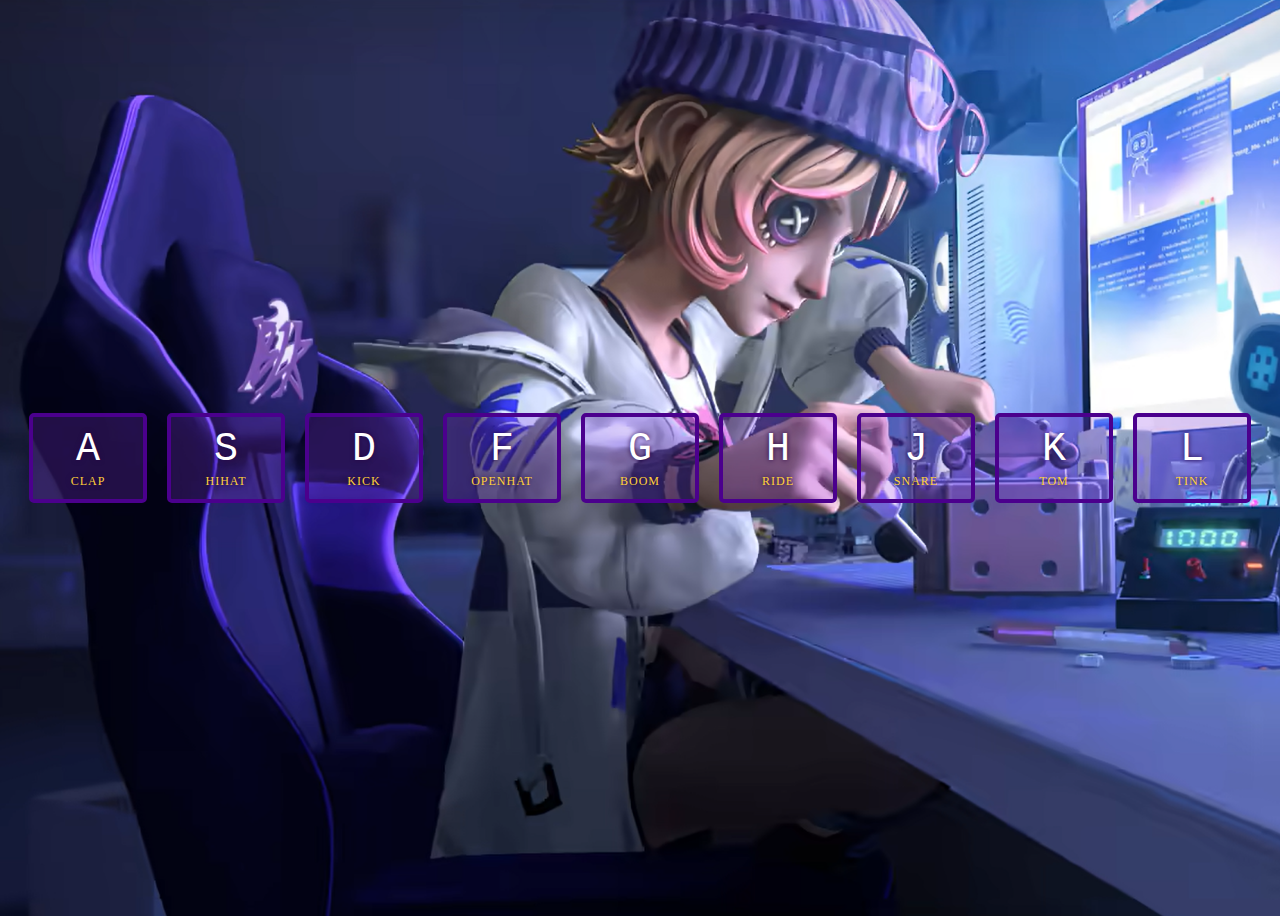
<file: drumkit/drum.html>
<!DOCTYPE html>
<html lang="en">
<head>
  <meta charset="UTF-8">
  <meta name="viewport" content="width=device-width, initial-scale=1.0">
  <title>drum</title>
  <link rel="stylesheet" href="style.css">
</head>
<body>
  <div class="keys">
    <div data-key="65" class="key">
      <kbd>A</kbd>
      <span class="sound">clap</span>
    </div>
    <div data-key="83" class="key">
      <kbd>S</kbd>
      <span class="sound">hihat</span>
    </div>
    <div data-key="68" class="key">
      <kbd>D</kbd>
      <span class="sound">kick</span>
    </div>
    <div data-key="70" class="key">
      <kbd>F</kbd>
      <span class="sound">openhat</span>
    </div>
    <div data-key="71" class="key">
      <kbd>G</kbd>
      <span class="sound">boom</span>
    </div>
    <div data-key="72" class="key">
      <kbd>H</kbd>
      <span class="sound">ride</span>
    </div>
    <div data-key="74" class="key">
      <kbd>J</kbd>
      <span class="sound">snare</span>
    </div>
    <div data-key="75" class="key">
      <kbd>K</kbd>
      <span class="sound">tom</span>
    </div>
    <div data-key="76" class="key">
      <kbd>L</kbd>
      <span class="sound">tink</span>
    </div>
  </div>

  <audio data-key="65" src="sounds/clap.wav"></audio>
  <audio data-key="83" src="sounds/hihat.wav"></audio>
  <audio data-key="68" src="sounds/kick.wav"></audio>
  <audio data-key="70" src="sounds/openhat.wav"></audio>
  <audio data-key="71" src="sounds/boom.wav"></audio>
  <audio data-key="72" src="sounds/ride.wav"></audio>
  <audio data-key="74" src="sounds/snare.wav"></audio>
  <audio data-key="75" src="sounds/tom.wav"></audio>
  <audio data-key="76" src="sounds/tink.wav"></audio>
  
</body>
  <script>
    function removeTransition(event){
      if(event.propertyName!=="transform")return; //过滤其中一种事件transionend有三种事件
      event.target.classList.remove('playing')
    }

    function playSound(event){
      const audio=document.querySelector(`audio[data-key="${event.keyCode}"]`)
      const key=document.querySelector(`div[data-key="${event.keyCode}"]`)
      if(!audio)return
      key.classList.add('playing')
      audio.currentTime=0 //重新播放
      audio.play()
    }

    const keys=Array.from(document.querySelectorAll('.key'))
    keys.forEach(key=>key.addEventListener('transitionend',removeTransition))
    window.addEventListener('keydown',playSound)
  </script>
</html>
</file>
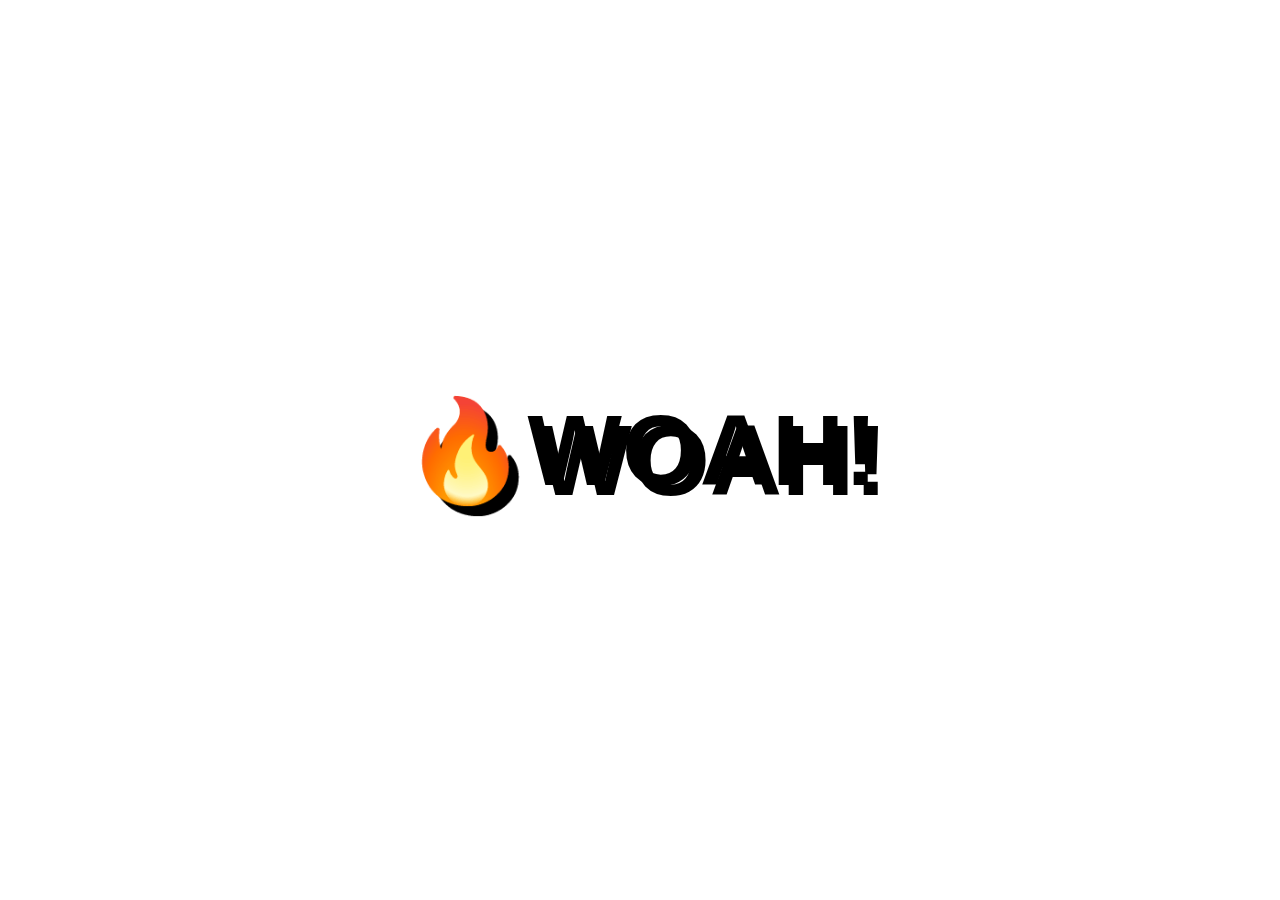
<file: mouseShadow/index-start.html>
<!DOCTYPE html>
<html lang="en">
<head>
  <meta charset="UTF-8">
  <title>Mouse Shadow</title>
</head>
<body>

  <div class="hero">
    <h1 contenteditable>🔥WOAH!</h1>
  </div>

  <style>
  html {
    color:black;
    font-family: sans-serif;
  }

  body {
    margin: 0;
  }

  .hero {
    min-height: 100vh;
    display:flex;
    justify-content: center;
    align-items: center;
    color:black;
  }

  h1 {
    text-shadow: 10px 10px 0 rgba(0,0,0,1);
    font-size: 100px;
  }
  </style>

<script>
  const hero = document.querySelector('.hero')
  const text = hero.querySelector('h1')
  const factor=0.4

  function shadowMove(e){
    const {offsetWidth:width,offsetHeight:height}=hero
    let {offsetX:x,offsetY:y}=e
    if(this!==e.target){
      y=y+e.target.offsetTop
      x=x+e.target.offsetLeft    //修正坐标 当e作用在内部子元素上时
    }

    const xWalk=parseInt((x-width/2)*factor)
    const yWalk=parseInt((y-height/2)*factor)

    text.style.textShadow=`
      ${xWalk}px ${yWalk}px 0 rgba(255,0,255,0.7),
      ${xWalk* -1}px ${yWalk}px 0 rgba(0,255,255,0.7),
      ${yWalk}px ${xWalk* -1}px 0 rgba(0,255,0,0.7),
      ${yWalk* -1}px ${xWalk}px 0 rgba(0,0,255,0.7)
    `
  }   ///* 语法：h-shadow v-shadow blur-radius color */

  hero.addEventListener('mousemove',shadowMove)
</script>
</body>
</html>
</file>
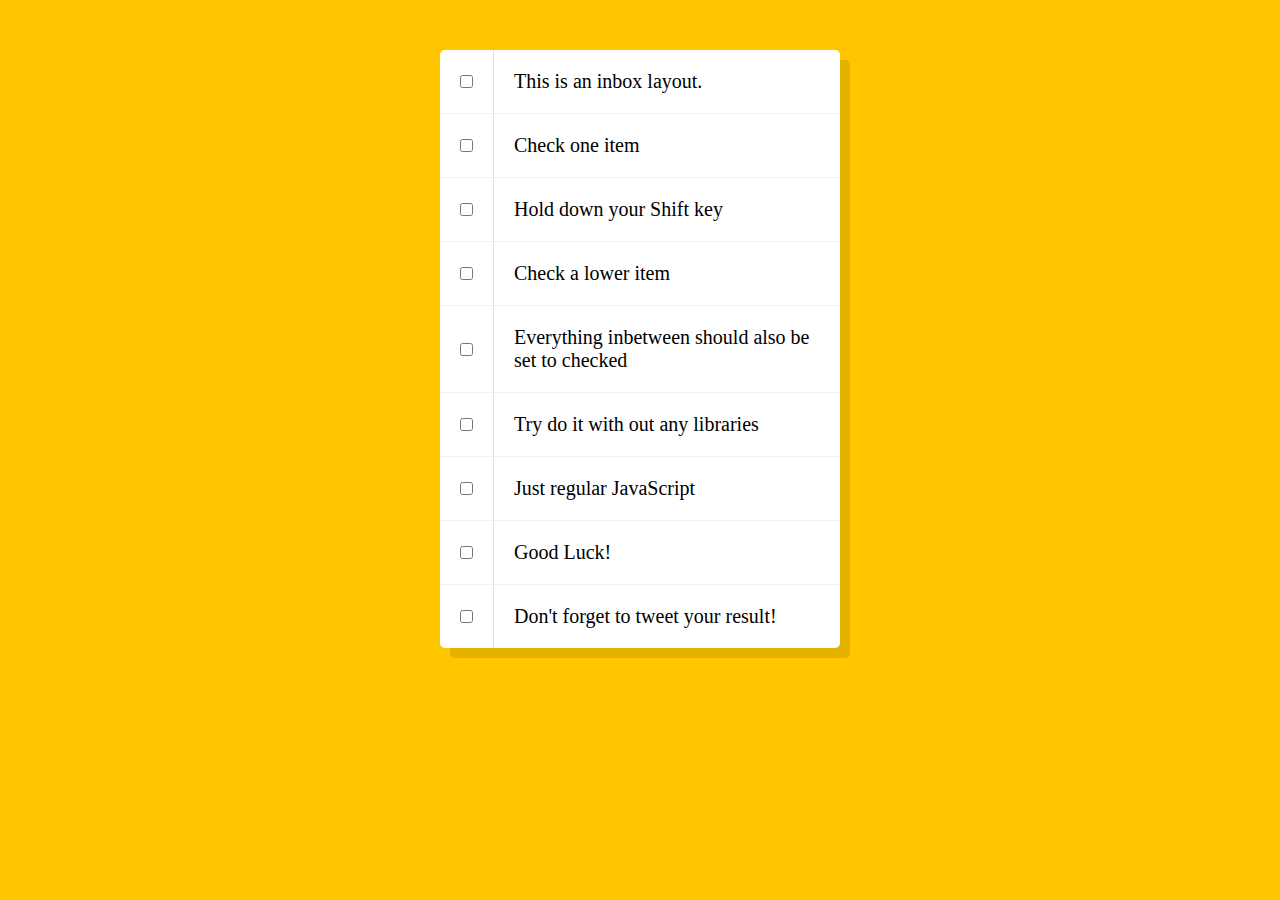
<file: shifbox/index-START.html>
<!DOCTYPE html>
<html lang="en">
<head>
  <meta charset="UTF-8">
  <title>shift复选框</title>
</head>
<body>
  <style>

    html {
      font-family: sans-serif;
      background:#ffc600;
    }

    .inbox {
      max-width:400px;
      margin:50px auto;
      background:white;
      border-radius:5px;
      box-shadow:10px 10px 0 rgba(0,0,0,0.1);
    }

    .item {
      display:flex;
      align-items:center;
      border-bottom: 1px solid #F1F1F1;
    }

    .item:last-child {
      border-bottom:0;
    }


    input:checked + p {
      background:#F9F9F9;
      text-decoration: line-through;
    }

    input[type="checkbox"] {
      margin:20px;
    }

    p {
      margin:0;
      padding:20px;
      transition:background 0.2s;
      flex:1;
      font-family:'helvetica neue';
      font-size: 20px;
      font-weight: 200;
      border-left: 1px solid #D1E2FF;
    }

    .details {
      text-align: center;
      font-size: 15px;
    }


  </style>
   <!--
   The following is a common layout you would see in an email client.

   When a user clicks a checkbox, holds Shift, and then clicks another checkbox a few rows down, all the checkboxes inbetween those two checkboxes should be checked.

  -->
  <div class="inbox">
    <div class="item">
      <input type="checkbox">
      <p>This is an inbox layout.</p>
    </div>
    <div class="item">
      <input type="checkbox">
      <p>Check one item</p>
    </div>
    <div class="item">
      <input type="checkbox">
      <p>Hold down your Shift key</p>
    </div>
    <div class="item">
      <input type="checkbox">
      <p>Check a lower item</p>
    </div>
    <div class="item">
      <input type="checkbox">
      <p>Everything inbetween should also be set to checked</p>
    </div>
    <div class="item">
      <input type="checkbox">
      <p>Try do it with out any libraries</p>
    </div>
    <div class="item">
      <input type="checkbox">
      <p>Just regular JavaScript</p>
    </div>
    <div class="item">
      <input type="checkbox">
      <p>Good Luck!</p>
    </div>
    <div class="item">
      <input type="checkbox">
      <p>Don't forget to tweet your result!</p>
    </div>
  </div>

<script>
	const boxs = document.querySelectorAll('.inbox input[type="checkbox"]');
	const boxArr = Array.from(boxs);
  let lastChecked
  let onOff = false;
  function handleCheck(e){
    if(!lastChecked)lastChecked=this
    onOff = lastChecked.checked ? true : false;
    if(e.shiftKey){
      let start=boxArr.indexOf(this)
      let end=boxArr.indexOf(lastChecked)
      boxArr.slice(Math.min(start,end),Math.max(start,end)+1)
      .forEach(input=>input.checked=onOff )
      console.log(start + "+" + end);
    }
    lastChecked=this
  }
  boxs.forEach(box=>box.addEventListener('click',handleCheck))
</script>
</body>
</html>
</file>
<file: localStorage/style.css>
html {
      box-sizing: border-box;
      background:url('http://wes.io/hx9M/oh-la-la.jpg') center no-repeat;
      background-size:cover;
      min-height:100vh;
      display:flex;
      justify-content: center;
      align-items: center;
      text-align: center;
      font-family: Futura,"Trebuchet MS",Arial,sans-serif
    }
    *, *:before, *:after {box-sizing: inherit; }

    svg {
      fill:white;
      background: rgba(0,0,0,0.1);
      padding: 20px;
      border-radius: 50%;
      width:200px;
      margin-bottom: 50px;
    }

    .wrapper {
      padding: 20px;
      max-width: 350px;
      background: rgba(255,255,255,0.95);
      box-shadow: 0 0 0 10px rgba(0,0,0,0.1);
    }

    h2 {
      text-align: center;
      margin: 0;
      font-weight: 200;
    }

    .plates {
      margin: 0;
      padding: 0;
      text-align: left;
      list-style: none;
    }

    .plates li {
      border-bottom: 1px solid rgba(0,0,0,0.2);
      padding: 10px 0;
      font-weight: 100;
      display: flex;
    }

    .plates label {
      flex:1;
      cursor: pointer;
    }

    .plates input {
      display: none;
    }

    .plates input + label:before {
      content: '⬜️';
      margin-right: 10px;
    }

    .plates input:checked + label:before {
      content: '🌮';
    }

    .add-items {
      margin-top: 20px;
    }

    .add-items input {
      padding:10px;
      outline:0;
      border:1px solid rgba(0,0,0,0.1);
    }
</file>
<file: typeCity/style.css>
html {
      box-sizing: border-box;
      background:hsla(193, 30%, 64%, 0.78);
      font-family: 'Kaiti', 'SimHei', 'Hiragino Sans GB ', 'helvetica neue';
      font-size: 20px;
      font-weight: 200;
    }
    *, *:before, *:after {
      box-sizing: inherit;
    }
    input {
      width: 100%;
      padding:20px;
	  font-family:'Kaiti', 'helvetica neue';
    }

    .search-form {
      max-width:700px;
      margin:50px auto;
    }

    input.search {
      margin: 0;
      text-align: center;
      outline:0;
      border: 10px solid #F7F7F7;
      width: 120%;
      left: -10%;
      position: relative;
      top: 10px;
      z-index: 2;
      border-radius: 5px;
      font-size: 40px;
      box-shadow: 0 0 5px rgba(0, 0, 0, 0.12), inset 0 0 2px rgba(0, 0, 0, 0.19);
    }

    .suggestions {
      margin: 0;
      padding: 0;
      position: relative;
      /*perspective:20px;*/
    }
    .suggestions li {
      background:white;
      list-style: none;
      border-bottom: 1px solid #D8D8D8;
      box-shadow: 0 0 10px rgba(0, 0, 0, 0.14);
      margin:0;
      padding:20px;
      transition:background 0.2s;
      display:flex;
      justify-content:center;
      text-transform: capitalize;
    }
    .suggestions li:nth-child(even) {
      transform: perspective(100px) rotateX(3deg) translateY(2px) scale(1.001);
      background: linear-gradient(to bottom,  #ffffff 0%,#EFEFEF 100%);
    }
    .suggestions li:nth-child(odd) {
      transform: perspective(100px) rotateX(-3deg) translateY(3px);
      background: linear-gradient(to top,  #ffffff 0%,#EFEFEF 100%);
    }

    span.population {
      font-size: 15px;
    }
	
    span.info {
      display: flex;
      flex-direction: column;
    }
    span.author, span.title {
        font-size: .8em;
    /*		right: 0;*/
      }
    span.title {
      color: #7c8e94;
      position: absolute;
        right: 5px;
        bottom: 1px;
    }

    .details {
      text-align: center;
      font-size: 15px;
    }

    .hl {
      background:hsla(193, 37%, 64%, 0.65);
    }

    .love {
      text-align: center;
    }

    a {
      color:black;
      background:rgba(0,0,0,0.1);
      text-decoration: none;
    }
</file>
<file: videoPlayer/style.css>
html {
  box-sizing: border-box;
}

*, *:before, *:after {
  box-sizing: inherit;
}

body {
  padding: 0;
  display:flex;
  background:#7A419B;
  min-height:100vh;
  background: linear-gradient(135deg, #7c1599 0%,#921099 48%,#7e4ae8 100%);
  background-size:cover;
  align-items: center;
  justify-content: center;
}

.player {
  max-width:750px;
  border:5px solid rgba(0,0,0,0.2);
  box-shadow:0 0 20px rgba(0,0,0,0.2);
  position: relative;
  font-size: 0;
  overflow: hidden;
}

.player__video {
  width: 100%;
}

.player__button {
  background:none;
  border:0;
  line-height:1;
  color:white;
  text-align: center;
  outline:0;
  padding: 0;
  cursor:pointer;
  max-width:50px;
}

.player__button:focus {
  border-color: #ffc600;
}

.player__slider {
  width:10px;
  height:30px;
}

.player__controls {
  display:flex;
  position: absolute;
  bottom:0;
  width: 100%;
  transform: translateY(100%) translateY(-5px);
  transition:all .3s;
  flex-wrap:wrap;
  background:rgba(0,0,0,0.1);
}

.player:hover .player__controls {
  transform: translateY(0);
}

.player:hover .progress {
  height:15px;
}

.player__controls > * {
  flex:1;
}

.progress {
  flex:10;
  position: relative;
  display:flex;
  flex-basis:100%;
  height:5px;
  transition:height 0.3s;
  background:rgba(0,0,0,0.5);
  cursor:ew-resize;
}

.progress__filled {
  width:50%;
  background:#ffc600;
  flex:0;
  flex-basis:50%;
}

/* unholy css to style input type="range" */

input[type=range] {
  -webkit-appearance: none;
  background:transparent;
  width: 100%;
  margin: 0 5px;
}
input[type=range]:focus {
  outline: none;
}
input[type=range]::-webkit-slider-runnable-track {
  width: 100%;
  height: 8.4px;
  cursor: pointer;
  box-shadow: 1px 1px 1px rgba(0, 0, 0, 0), 0 0 1px rgba(13, 13, 13, 0);
  background: rgba(255,255,255,0.8);
  border-radius: 1.3px;
  border: 0.2px solid rgba(1, 1, 1, 0);
}
input[type=range]::-webkit-slider-thumb {
  box-shadow: 0 0 0 rgba(0, 0, 0, 0), 0 0 0 rgba(13, 13, 13, 0);
  height: 15px;
  width: 15px;
  border-radius: 50px;
  background: #ffc600;
  cursor: pointer;
  -webkit-appearance: none;
  margin-top: -3.5px;
  box-shadow:0 0 2px rgba(0,0,0,0.2);
}
input[type=range]:focus::-wefbkit-slider-runnable-track {
  background: #bada55;
}
input[type=range]::-moz-range-track {
  width: 100%;
  height: 8.4px;
  cursor: pointer;
  box-shadow: 1px 1px 1px rgba(0, 0, 0, 0), 0 0 1px rgba(13, 13, 13, 0);
  background: #ffffff;
  border-radius: 1.3px;
  border: 0.2px solid rgba(1, 1, 1, 0);
}
input[type=range]::-moz-range-thumb {
  box-shadow: 0 0 0 rgba(0, 0, 0, 0), 0 0 0 rgba(13, 13, 13, 0);
  height: 15px;
  width: 15px;
  border-radius: 50px;
  background: #ffc600;
  cursor: pointer;
}
</file>
<file: clickDrag/style.css>
html {
  box-sizing: border-box;
  background-size: cover;
}

*, *:before, *:after {
  box-sizing: inherit;
}

body {
  min-height: 100vh;
  display: flex;
  justify-content: center;
  align-items: center;
  font-family: sans-serif;
  font-size: 20px;
  margin: 0;
}

.items {
  height:800px;
  padding: 100px;
  width:100%;
  border:1px solid white;
  box-shadow: 0 0 10px 7px rgba(0, 0, 0, 0.09);
  overflow-x: scroll;
  overflow-y: hidden;
  white-space: nowrap;
  user-select: none;
  cursor: pointer;
  transition: all 0.2s;
  transform: scale(0.98);
  position: relative;
  background: rgba(255,255,255,0.1);
  font-size: 0;
  perspective: 500px;
}

.items.active {
  background: rgba(255,255,255,0.3);
  cursor: grabbing;
  cursor: -webkit-grabbing;
  transform: scale(1);
}

.item {
  width:200px;
  height: calc(100% - 40px);
  display: inline-flex;
  align-items: center;
  justify-content: center;
  font-size: 80px;
  font-weight: 100;
  color:rgba(0,0,0,0.15);
  box-shadow: inset 0 0 0 10px rgba(0,0,0,0.15);
}

.item:nth-child(9n+1) { background: dodgerblue;}
.item:nth-child(9n+2) { background: goldenrod;}
.item:nth-child(9n+3) { background: paleturquoise;}
.item:nth-child(9n+4) { background: gold;}
.item:nth-child(9n+5) { background: cadetblue;}
.item:nth-child(9n+6) { background: tomato;}
.item:nth-child(9n+7) { background: lightcoral;}
.item:nth-child(9n+8) { background: darkslateblue;}
.item:nth-child(9n+9) { background: rebeccapurple;}

.item:nth-child(even) { transform: scaleX(1.31) rotateY(40deg); }
.item:nth-child(odd) { transform: scaleX(1.31) rotateY(-40deg); }

.wrap {
  width: auto;
  border:2px solid green;
  height: 100%;
}
</file>
<file: drumkit/style.css>
html{
  font-size: 10px;
  background:url(./BLK.png);
  background-size: cover;
}

/* body,html {
  margin: 0;
  padding: 0;
  font-family: sans-serif;
} */

.keys{
  display: flex;
  flex:1;
  min-height:100vh;       
  align-items: center;
  justify-content: center;
}

.key{
  border:4px solid rgb(75, 0, 141);
  border-radius:5px;
  margin:1rem;
  font-size: 1.5rem;
  padding:1rem .5rem;
  transition:all .07s;
  width:100px;
  text-align: center;
  color:white;
  background:rgba(141, 59, 234, 0.236);
  text-shadow:0 0 5px rgb(39, 5, 68);
}

kbd {
  display: block;
  font-size: 40px;
}

.sound {
  font-size: 1.2rem;
  text-transform: uppercase;
  letter-spacing: 1px;
  color:#ffd139;
}

.playing {
  transform:scale(1.1);
  border-color:#ffc600;
  box-shadow: 0 0 10px #ffc600;
}
</file>
